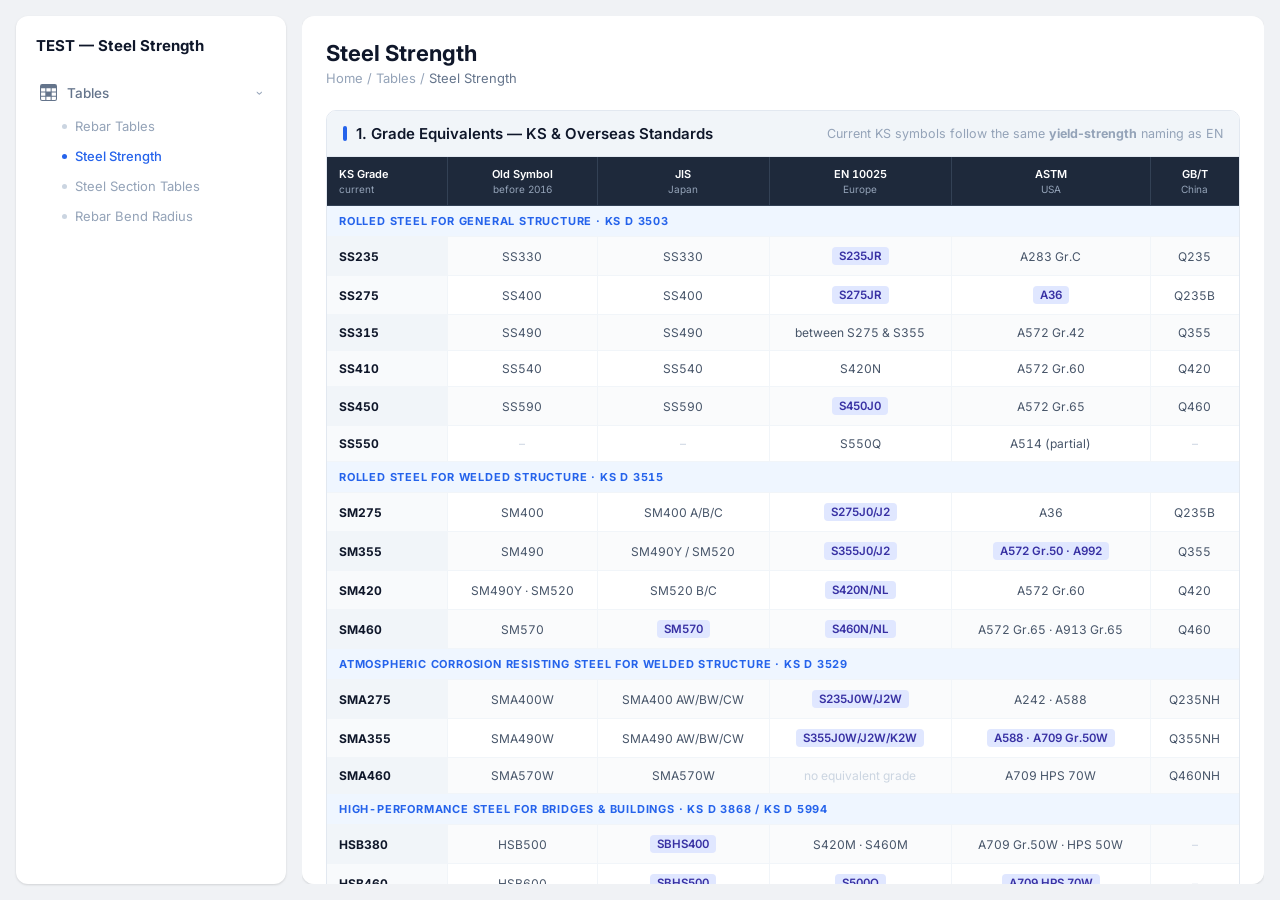
<file: test_steelstrength.html>
<!DOCTYPE html>
<html lang="en">
<head>
<meta charset="UTF-8">
<meta name="viewport" content="width=device-width, initial-scale=1.0">
<title>macroBIM - Steel Strength Test</title>
<link href="https://fonts.googleapis.com/css2?family=Inter:wght@300;400;500;600;700&display=swap" rel="stylesheet">
<style>
/* ──────────────────────────────────────────────────────────────
   test_steelstrength.html
   Tables › Steel Strength — placed between Rebar Tables and
   Steel Section Tables.

   Offline harness. Opens straight from disk — no PHP, no DB, no
   network — which is the one thing the real test page cannot do.
   Use it to eyeball the tables; use the real page for anything
   about navigation or how the styles land in the app.

   layout_body_test.js is the source of truth for this data. The
   copy below is inlined so the file stays standalone, so a change
   to the tables has to be made in both places, or made there and
   copied here. If that stops being worth it, delete this file —
   the page it tests is already in the app.

   Styles are copied from layout_style.css unchanged, except the
   [NEW] block, which is what _STRENGTHCSS() injects at runtime.
   ────────────────────────────────────────────────────────────── */
*{margin:0;padding:0;box-sizing:border-box;}
body{font-family:'Inter',system-ui,-apple-system,'Segoe UI',Roboto,sans-serif;background:#f0f2f5;color:#444;display:flex;height:100vh;overflow:hidden;font-size:14px;padding:16px;gap:16px;}
#sidebar{width:270px;min-width:270px;background:#fff;border-radius:12px;box-shadow:0 1px 3px rgba(0,0,0,.08),0 1px 2px rgba(0,0,0,.06);display:flex;flex-direction:column;overflow-y:auto;overflow-x:hidden;}
#sidebar::-webkit-scrollbar{width:4px;}
#sidebar::-webkit-scrollbar-thumb{background:#ddd;border-radius:4px;}
.sidebar-header{display:flex;align-items:center;gap:12px;padding:20px 20px 16px;}
.logo-info .name{font-size:15px;font-weight:700;color:#0f172a;}
.nav-menu{padding:4px 12px;flex:1;}
.nav-item{display:flex;align-items:center;gap:10px;padding:9px 12px;font-size:13.5px;font-weight:500;color:#64748b;cursor:pointer;border-radius:6px;margin-bottom:1px;text-decoration:none;transition:all .15s;}
.nav-item:hover{background:#f1f5f9;color:#334155;}
.nav-item.active{background:#eff6ff;color:#2563eb;}
.nav-item svg{width:17px;height:17px;flex-shrink:0;}
.nav-item .arrow{margin-left:auto;font-size:11px;color:#94a3b8;transition:transform .2s;}
.nav-item.open .arrow{transform:rotate(90deg);}
.nav-sub{display:none;padding-left:22px;}
.nav-sub.show{display:block;}
.nav-sub a{display:flex;align-items:center;gap:8px;padding:7px 12px;font-size:13px;font-weight:400;color:#94a3b8;text-decoration:none;border-radius:6px;transition:all .15s;position:relative;}
.nav-sub a::before{content:'';width:5px;height:5px;border-radius:50%;background:#cbd5e1;flex-shrink:0;transition:background .15s;}
.nav-sub a:hover{color:#334155;}
.nav-sub a:hover::before{background:#64748b;}
.nav-sub a.active{color:#2563eb;font-weight:500;}
.nav-sub a.active::before{background:#2563eb;}
#main{flex:1;display:flex;flex-direction:column;overflow:hidden;min-width:0;}
.content-wrap{flex:1;overflow-y:auto;background:#fff;border-radius:12px;box-shadow:0 1px 3px rgba(0,0,0,.08),0 1px 2px rgba(0,0,0,.06);padding:24px;}
.content-wrap::-webkit-scrollbar{width:6px;}
.content-wrap::-webkit-scrollbar-thumb{background:#ddd;border-radius:4px;}
.page-view{display:none;}
.page-view.active{display:block;}
.page-heading{font-size:22px;font-weight:700;color:#0f172a;margin-bottom:4px;}
.breadcrumb{font-size:13px;color:#94a3b8;margin-bottom:24px;}
.breadcrumb a{color:#94a3b8;text-decoration:none;}
.breadcrumb a:hover{color:#2563eb;}
.breadcrumb span{color:#64748b;}
.table-card{background:#fff;border-radius:10px;border:1px solid #e2e8f0;margin-bottom:20px;overflow:hidden;}
.table-card-header{display:flex;justify-content:space-between;align-items:center;gap:16px;padding:13px 16px;border-bottom:1px solid #e2e8f0;background:#f1f5f9;}
.table-card-title{font-size:15px;font-weight:600;color:#0f172a;display:flex;align-items:center;}
.table-card-title::before{content:'';display:inline-block;width:4px;height:15px;border-radius:2px;background:#2563eb;margin-right:9px;flex-shrink:0;}
.table-card-desc{font-size:12.5px;color:#94a3b8;text-align:right;}
.steel-table-wrap{overflow-x:auto;}
.steel-table-wrap::-webkit-scrollbar{height:6px;}
.steel-table-wrap::-webkit-scrollbar-thumb{background:#ccc;border-radius:4px;}
.steel-table{width:100%;border-collapse:collapse;font-size:12.5px;font-variant-numeric:tabular-nums;}
.steel-table thead th{background:#1e293b;color:#fff;font-size:11px;font-weight:600;padding:10px 12px;text-align:center;border-right:1px solid #334155;border-bottom:1px solid #334155;white-space:nowrap;}
.steel-table thead th:last-child{border-right:none;}
.steel-table thead th small{display:block;font-size:10px;font-weight:400;color:#94a3b8;margin-top:2px;}
.steel-table tbody td{padding:10px 12px;text-align:center;color:#475569;font-size:12px;border-bottom:1px solid #f1f5f9;border-right:1px solid #f1f5f9;white-space:nowrap;}
.steel-table tbody td:last-child{border-right:none;}
.steel-table tbody td:first-child{font-weight:700;color:#0f172a;background:#f8fafc;position:sticky;left:0;z-index:5;text-align:left;}
.steel-table tbody tr:nth-child(even){background:#fafbfc;}
.steel-table tbody tr:nth-child(even) td:first-child{background:#f1f5f9;}
.steel-table tbody tr{transition:background .12s;}
.steel-table tbody tr:hover{background:#eef2ff !important;}
.steel-table tbody tr:hover td:first-child{background:#e0e7ff !important;}
.steel-table tbody tr:last-child td{border-bottom:none;}
.table-note{font-size:12px;color:#64748b;line-height:1.7;padding:2px 4px;margin-bottom:24px;}
.table-note b{color:#334155;}
.loading-row{text-align:center;padding:40px 20px !important;color:#94a3b8;}

/* ══════════ [NEW] rules this page adds to layout_style.css ══════════ */

/* 1. Grade-category divider row — same colour pair as .nav-item.active */
.steel-table tbody tr.group-row td{background:#eff6ff !important;color:#2563eb;font-size:11px;font-weight:700;letter-spacing:.8px;text-transform:uppercase;text-align:left;padding:8px 12px;border-right:none;position:static;}

/* 2. Effectively-equivalent grade — same colour pair as .qna-badge-reply */
.eq{display:inline-block;padding:2px 7px;border-radius:4px;background:#e0e7ff;color:#3730a3;font-weight:600;font-size:11.5px;}

/* 3. Value not defined */
.na{color:#cbd5e1;}

/* 4. Secondary text inside a cell (thickness limits, old symbols) */
.sub{color:#94a3b8;font-weight:400;}
/* ═══════════════════════════════════════════════════════════════════ */

@media(max-width:900px){
  body{display:block;height:auto;overflow:visible;padding:12px;}
  #sidebar{display:none;}
  .content-wrap{overflow:visible;padding:16px;}
}
</style>
</head>
<body>

<nav id="sidebar">
  <div class="sidebar-header"><div class="logo-info"><div class="name">TEST &mdash; Steel Strength</div></div></div>
  <div class="nav-menu">
    <a class="nav-item open" href="#"><svg viewBox="0 0 16 16" fill="currentColor"><path d="M0 2a2 2 0 0 1 2-2h12a2 2 0 0 1 2 2v12a2 2 0 0 1-2 2H2a2 2 0 0 1-2-2V2zm15 2h-4v3h4V4zm0 4h-4v3h4V8zm0 4h-4v3h3a1 1 0 0 0 1-1v-2zm-5 3v-3H6v3h4zm-5 0v-3H1v2a1 1 0 0 0 1 1h3zm-4-4h4V8H1v3zm0-4h4V4H1v3zm5-3v3h4V4H6z"/></svg> Tables <span class="arrow">&#8250;</span></a>
    <div class="nav-sub show" id="tables-sub">
      <a href="#" data-page="rebar">Rebar Tables</a>
      <a href="#" data-page="strength" class="active">Steel Strength</a>
      <a href="#" data-page="steel">Steel Section Tables</a>
      <a href="#" data-page="bendradius">Rebar Bend Radius</a>
    </div>
  </div>
</nav>

<div id="main">
<div class="content-wrap">

  <!-- placeholder pages, so the new item can be seen in its slot -->
  <div class="page-view" id="page-rebar">
    <h1 class="page-heading">Rebar Specification Tables</h1>
    <div class="breadcrumb"><a href="#">Home</a> / <a href="#">Tables</a> / <span>Rebar Tables</span></div>
    <div class="table-card"><div class="table-card-header"><div class="table-card-title">Existing page</div><div class="table-card-desc">unchanged</div></div>
      <div style="padding:40px 20px;text-align:center;color:#94a3b8;font-size:13px;">Not part of this test page.</div></div>
  </div>

  <div class="page-view active" id="page-strength">
    <h1 class="page-heading">Steel Strength</h1>
    <div class="breadcrumb"><a href="#">Home</a> / <a href="#">Tables</a> / <span>Steel Strength</span></div>
    <div id="strength-mount">
      <div class="table-card"><div class="loading-row">Loading&hellip;</div></div>
    </div>
  </div>

  <div class="page-view" id="page-steel">
    <h1 class="page-heading">Section Properties</h1>
    <div class="breadcrumb"><a href="#">Home</a> / <a href="#">Tables</a> / <span>Steel Section</span></div>
    <div class="table-card"><div class="table-card-header"><div class="table-card-title">Existing page</div><div class="table-card-desc">unchanged</div></div>
      <div style="padding:40px 20px;text-align:center;color:#94a3b8;font-size:13px;">Not part of this test page.</div></div>
  </div>

  <div class="page-view" id="page-bendradius">
    <h1 class="page-heading">Rebar Bend Radius</h1>
    <div class="breadcrumb"><a href="#">Home</a> / <a href="#">Tables</a> / <span>Bend Radius</span></div>
    <div class="table-card"><div class="table-card-header"><div class="table-card-title">Existing page</div><div class="table-card-desc">unchanged</div></div>
      <div style="padding:40px 20px;text-align:center;color:#94a3b8;font-size:13px;">Not part of this test page.</div></div>
  </div>

</div>
</div>

<!-- ══════════════════ mod_strength.js (inlined for the test) ══════════════════
     Same shape as mod_rebar.js. A '*' prefix marks a grade whose Fy and Fu are
     effectively identical to the KS grade on that row; '-' means not defined.
     ═════════════════════════════════════════════════════════════════════════ -->
<script>
var mod_strength = new function(){

  /* ── 1. Grade equivalents ── */
  var equiv = [
    {group:'Rolled Steel for General Structure &middot; KS D 3503'},
    {ks:'SS235', old:'SS330', jis:'SS330', en:'*S235JR', astm:'A283 Gr.C', gb:'Q235'},
    {ks:'SS275', old:'SS400', jis:'SS400', en:'*S275JR', astm:'*A36', gb:'Q235B'},
    {ks:'SS315', old:'SS490', jis:'SS490', en:'between S275 &amp; S355', astm:'A572 Gr.42', gb:'Q355'},
    {ks:'SS410', old:'SS540', jis:'SS540', en:'S420N', astm:'A572 Gr.60', gb:'Q420'},
    {ks:'SS450', old:'SS590', jis:'SS590', en:'*S450J0', astm:'A572 Gr.65', gb:'Q460'},
    {ks:'SS550', old:'-', jis:'-', en:'S550Q', astm:'A514 (partial)', gb:'-'},

    {group:'Rolled Steel for Welded Structure &middot; KS D 3515'},
    {ks:'SM275', old:'SM400', jis:'SM400 A/B/C', en:'*S275J0/J2', astm:'A36', gb:'Q235B'},
    {ks:'SM355', old:'SM490', jis:'SM490Y / SM520', en:'*S355J0/J2', astm:'*A572 Gr.50 &middot; A992', gb:'Q355'},
    {ks:'SM420', old:'SM490Y &middot; SM520', jis:'SM520 B/C', en:'*S420N/NL', astm:'A572 Gr.60', gb:'Q420'},
    {ks:'SM460', old:'SM570', jis:'*SM570', en:'*S460N/NL', astm:'A572 Gr.65 &middot; A913 Gr.65', gb:'Q460'},

    {group:'Atmospheric Corrosion Resisting Steel for Welded Structure &middot; KS D 3529'},
    {ks:'SMA275', old:'SMA400W', jis:'SMA400 AW/BW/CW', en:'*S235J0W/J2W', astm:'A242 &middot; A588', gb:'Q235NH'},
    {ks:'SMA355', old:'SMA490W', jis:'SMA490 AW/BW/CW', en:'*S355J0W/J2W/K2W', astm:'*A588 &middot; A709 Gr.50W', gb:'Q355NH'},
    {ks:'SMA460', old:'SMA570W', jis:'SMA570W', en:'-no equivalent grade', astm:'A709 HPS 70W', gb:'Q460NH'},

    {group:'High-Performance Steel for Bridges &amp; Buildings &middot; KS D 3868 / KS D 5994'},
    {ks:'HSB380', old:'HSB500', jis:'*SBHS400', en:'S420M &middot; S460M', astm:'A709 Gr.50W &middot; HPS 50W', gb:'-'},
    {ks:'HSB460', old:'HSB600', jis:'*SBHS500', en:'*S500Q', astm:'*A709 HPS 70W', gb:'-'},
    {ks:'HSB690', old:'HSB800', jis:'*SBHS700', en:'*S690Q', astm:'*A709 HPS 100W &middot; A514', gb:'Q690'},
    {ks:'HSA650', old:'HSA800', jis:'-Korea-developed', en:'S620Q ~ S690Q', astm:'A514 (approx.)', gb:'-'},

    {group:'Thermo-Mechanical Control Process (TMCP)'},
    {ks:'SM275-TMC', old:'SM400-TMC', jis:'SM400-TMC', en:'*S275M/ML', astm:'-', gb:'-'},
    {ks:'SM355-TMC', old:'SM490-TMC', jis:'SM490-TMC', en:'*S355M/ML', astm:'-', gb:'-'},
    {ks:'SM420-TMC', old:'SM520-TMC', jis:'SM520-TMC', en:'*S420M/ML', astm:'-', gb:'-'},
    {ks:'SM460-TMC', old:'SM570-TMC', jis:'SM570-TMC', en:'*S460M/ML', astm:'-', gb:'-'}
  ];

  /* ── 2. KDS 14 31 05 Table 3.4-1 ──
         fy : five thickness bands  [ t<=16, 16-40, 40-75, 75-100, t>100 ]
         fy1: single value, no reduction for thickness              */
  var kds = [
    {g:'SS235',                          fy:[235,225,205,205,195], fu:330},
    {g:'SS275',                          fy:[275,265,245,245,235], fu:410},
    {g:'SM275 &middot; SMA275<sup>1)</sup>', fy:[275,265,255,245,235], fu:410},
    {g:'SS315',                          fy:[315,305,295,295,275], fu:490},
    {g:'SM355 &middot; SMA355<sup>1)</sup>', fy:[355,345,335,325,305], fu:490},
    {g:'SS410',                          fy:[410,400,'-','-','-'], fu:540},
    {g:'SM420',                          fy:[420,410,400,390,380], fu:520},
    {g:'SS450',                          fy:[450,440,'-','-','-'], fu:590},
    {g:'SM460<sup>2)</sup> &middot; SMA460<sup>3)</sup>', fy:[460,450,430,420,'-'], fu:570},
    {g:'SS550',                          fy:[550,540,'-','-','-'], fu:690},

    {group:'No thickness reduction — High-Performance &amp; TMCP steels'},
    {g:'HSB380 &middot; HSM380<sup>4)</sup>', fy1:380, note:'(HSB: t &le; 100mm)', fu:500},
    {g:'HSB460',                              fy1:460, note:'(t &le; 100mm)',     fu:600},
    {g:'HSB690<sup>5)</sup>',                 fy1:690, note:'(t &le; 80mm)',      fu:800},
    {g:'HSA650<sup>5)</sup>',                 fy1:650, note:'(t &le; 80mm)',      fu:800},
    {g:'SM275-TMC<sup>6)</sup>',              fy1:275, fu:410},
    {g:'SM355-TMC<sup>6)</sup>',              fy1:355, fu:490},
    {g:'SM420-TMC<sup>6)</sup>',              fy1:420, fu:520},
    {g:'SM460-TMC<sup>6)</sup>',              fy1:460, fu:570}
  ];

  /* ── 3. EN 1993-1-1 Table 3.1 —  fy / fu : [ t<=40, 40<t<=80 ] ── */
  var en = [
    {group:'EN 10025-2 &nbsp;— Non-alloy structural steels'},
    {g:'S235', fy:[235,215], fu:[360,360], ks:'&#8776; SS235'},
    {g:'S275', fy:[275,255], fu:[430,410], ks:'&#8776; SS275 &middot; SM275'},
    {g:'S355', fy:[355,335], fu:[490,470], ks:'&#8776; SM355'},
    {g:'S450', fy:[440,410], fu:[550,550], ks:'&#8776; SS450'},
    {group:'EN 10025-3 &nbsp;— Normalized (N / NL)'},
    {g:'S275 N/NL', fy:[275,255], fu:[390,370], ks:'&#8776; SM275'},
    {g:'S355 N/NL', fy:[355,335], fu:[490,470], ks:'&#8776; SM355'},
    {g:'S420 N/NL', fy:[420,390], fu:[520,520], ks:'&#8776; SM420'},
    {g:'S460 N/NL', fy:[460,430], fu:[540,540], ks:'&#8776; SM460'},
    {group:'EN 10025-4 &nbsp;— Thermomechanical rolled (M / ML) = TMCP'},
    {g:'S275 M/ML', fy:[275,255], fu:[370,360], ks:'&#8776; SM275-TMC'},
    {g:'S355 M/ML', fy:[355,335], fu:[470,450], ks:'&#8776; SM355-TMC'},
    {g:'S420 M/ML', fy:[420,390], fu:[520,500], ks:'&#8776; SM420-TMC'},
    {g:'S460 M/ML', fy:[460,430], fu:[540,530], ks:'&#8776; SM460-TMC'},
    {group:'EN 10025-5 / -6 &nbsp;— Weathering (W) &middot; Quenched &amp; tempered (Q)'},
    {g:'S235 W', fy:[235,215], fu:[360,340], ks:'&#8776; SMA275'},
    {g:'S355 W', fy:[355,335], fu:[490,490], ks:'&#8776; SMA355'},
    {g:'S460 Q/QL/QL1', fy:[460,440], fu:[570,550], ks:'&#8776; SM460'}
  ];

  /* ── 4. ASTM / AISC 360 ── */
  var astm = [
    {group:'Buildings &amp; general plate'},
    {g:'A36',                  fyk:'36',          fuk:'58&ndash;80',  fym:'250',             fum:'400&ndash;550', use:'Plate &amp; shapes, general &nbsp;&#8776; SS275'},
    {g:'A572 Gr.42',           fyk:'42',          fuk:'60',           fym:'290',             fum:'415',           use:'&#8776; SS315'},
    {g:'A572 Gr.50',           fyk:'50',          fuk:'65',           fym:'345',             fum:'450',           use:'Most common &nbsp;&#8776; SM355'},
    {g:'A572 Gr.55',           fyk:'55',          fuk:'70',           fym:'380',             fum:'485',           use:''},
    {g:'A572 Gr.60',           fyk:'60',          fuk:'75',           fym:'415',             fum:'520',           use:'t &le; 32mm &nbsp;&#8776; SM420'},
    {g:'A572 Gr.65',           fyk:'65',          fuk:'80',           fym:'450',             fum:'550',           use:'t &le; 32mm &nbsp;&#8776; SM460'},
    {g:'A992',                 fyk:'50&ndash;65', fuk:'&ge; 65',      fym:'345&ndash;450',   fum:'450',           use:'W-shapes only &nbsp;&#8776; SM355'},
    {g:'A529 Gr.50 / 55',      fyk:'50 / 55',     fuk:'65&ndash;100', fym:'345 / 380',       fum:'450&ndash;620', use:''},
    {g:'A913 Gr.50/60/65/70',  fyk:'50/60/65/70', fuk:'65/75/80/90',  fym:'345/415/450/485', fum:'450/520/550/620', use:'QST shapes'},
    {group:'Bridges &middot; weathering &middot; quenched and tempered'},
    {g:'A588',                 fyk:'50',  fuk:'70',            fym:'345', fum:'485',           use:'Weathering &nbsp;&#8776; SMA355'},
    {g:'A709 Gr.50W',          fyk:'50',  fuk:'70',            fym:'345', fum:'485',           use:'Bridge weathering &nbsp;&#8776; SMA355'},
    {g:'A709 HPS 70W',         fyk:'70',  fuk:'85&ndash;110',  fym:'485', fum:'585&ndash;760', use:'Bridge high-performance &nbsp;&#8776; HSB460'},
    {g:'A709 HPS 100W',        fyk:'100', fuk:'110&ndash;130', fym:'690', fum:'760&ndash;895', use:'Bridge high-performance &nbsp;&#8776; HSB690'},
    {g:'A514',                 fyk:'100', fuk:'110&ndash;130', fym:'690', fum:'760&ndash;895', use:'t &le; 65mm &nbsp;&#8776; HSB690'}
  ];

  /* ── 5. JIS — fy : four thickness bands [ t<=16, 16-40, 40-75, 75-100 ] ── */
  var jis = [
    {group:'JIS G3101 &middot; G3106 — General &amp; welded structure'},
    {g:'SS400',       fy:[245,235,215,215], fu:'400&ndash;510', ks:'SS275 <span class="na">(lower F<sub>y</sub>)</span>'},
    {g:'SS490',       fy:[285,275,255,245], fu:'490&ndash;610', ks:'SS315 <span class="na">(lower F<sub>y</sub>)</span>'},
    {g:'SM400 A/B/C', fy:[245,235,215,215], fu:'400&ndash;510', ks:'SM275 <span class="na">(lower F<sub>y</sub>)</span>'},
    {g:'SM490 A/B/C', fy:[325,315,295,295], fu:'490&ndash;610', ks:'<span class="na">not SM355</span>'},
    {g:'SM490Y A/B',  fy:[365,355,335,325], fu:'490&ndash;610', ks:'*SM355'},
    {g:'SM520 B/C',   fy:[365,355,335,325], fu:'520&ndash;640', ks:'*SM355'},
    {g:'SM570',       fy:[460,450,430,420], fu:'570&ndash;720', ks:'*SM460'},
    {group:'JIS G3114 — Weathering'},
    {g:'SMA400 W',    fy:[245,235,215,215], fu:'400&ndash;540', ks:'SMA275 <span class="na">(lower F<sub>y</sub>)</span>'},
    {g:'SMA490 W',    fy:[365,355,335,325], fu:'490&ndash;610', ks:'*SMA355'},
    {g:'SMA570 W',    fy:[460,450,430,420], fu:'570&ndash;720', ks:'*SMA460'},
    {group:'JIS G3140 — Higher yield strength plates for bridges (SBHS, no thickness reduction)'},
    {g:'SBHS400',     fy1:400, note:'(t &le; 100)', fu:'&ge; 490', ks:'HSB380'},
    {g:'SBHS500',     fy1:500, note:'(t &le; 100)', fu:'&ge; 570', ks:'HSB460'},
    {g:'SBHS700',     fy1:700, note:'(t &le; 75)',  fu:'&ge; 780', ks:'*HSB690'}
  ];

  /* ── 6. GB/T 1591 ── */
  var gb = [
    {g:'Q235B', fy:235, fu:'370&ndash;500', ks:'SS235 &middot; SM275', en:'S235'},
    {g:'Q355 <span class="sub">(formerly Q345)</span>', fy:355, fu:'470&ndash;630', ks:'SM355', en:'S355'},
    {g:'Q390', fy:390, fu:'490&ndash;650', ks:'-', en:'-'},
    {g:'Q420', fy:420, fu:'520&ndash;680', ks:'SM420', en:'S420'},
    {g:'Q460', fy:460, fu:'550&ndash;720', ks:'SM460', en:'S460'}
  ];

  /* ── 7. Cross-standard cautions ── */
  var caution = [
    {item:'F<sub>y</sub> thickness bands', kds:'5 bands<br><span class="sub">16 / 40 / 75 / 100 / over</span>', en:'2 bands<br><span class="sub">40 / 80</span>', astm:'no reduction', jis:'5 bands<br><span class="sub">same as KDS</span>'},
    {item:'How F<sub>u</sub> is specified', kds:'single minimum', en:'single design value', astm:'range (min&ndash;max)', jis:'range (min&ndash;max)'},
    {item:'Modulus of elasticity E', kds:'210,000 MPa', en:'210,000 MPa', astm:'200,000 MPa<br><span class="sub">29,000 ksi</span>', jis:'205,000 MPa'},
    {item:'Naming basis', kds:'yield strength<br><span class="sub">revised 2016&ndash;2018</span>', en:'yield strength', astm:'ksi grade', jis:'tensile strength'}
  ];

  this.get_EQUIV   = function(){ return equiv; };
  this.get_KDS     = function(){ return kds; };
  this.get_EN      = function(){ return en; };
  this.get_ASTM    = function(){ return astm; };
  this.get_JIS     = function(){ return jis; };
  this.get_GB      = function(){ return gb; };
  this.get_CAUTION = function(){ return caution; };

};
</script>

<!-- ══════════════════ page renderer ══════════════════ -->
<script>
/* '*' → equivalent-grade badge, '-' → not defined, '-text' → muted text */
function fmt(v) {
  if (v === undefined || v === null || v === '' || v === '-') return '<span class="na">&ndash;</span>';
  v = String(v);
  if (v.charAt(0) === '*') return '<span class="eq">' + v.slice(1) + '</span>';
  if (v.charAt(0) === '-') return '<span class="na">' + v.slice(1) + '</span>';
  return v;
}
function tds(vals) {
  var out = '';
  for (var i = 0; i < vals.length; i++) out += '<td>' + fmt(vals[i]) + '</td>';
  return out;
}
function card(title, desc, minw, thead, tbody) {
  return '<div class="table-card">'
       +   '<div class="table-card-header">'
       +     '<div class="table-card-title">' + title + '</div>'
       +     '<div class="table-card-desc">' + desc + '</div>'
       +   '</div>'
       +   '<div class="steel-table-wrap">'
       +     '<table class="steel-table" style="min-width:' + minw + 'px;">'
       +       '<thead>' + thead + '</thead><tbody>' + tbody + '</tbody>'
       +     '</table>'
       +   '</div>'
       + '</div>';
}
/* one <tr> per record; a record carrying .group becomes a full-width divider */
function rows(data, ncol, rowFn) {
  var out = '';
  for (var i = 0; i < data.length; i++) {
    var r = data[i];
    if (r.group) out += '<tr class="group-row"><td colspan="' + ncol + '">' + r.group + '</td></tr>';
    else out += '<tr>' + rowFn(r) + '</tr>';
  }
  return out;
}
/* a banded Fy row, or a single Fy spanning every band when there is no reduction */
function fyCells(r, bands) {
  if (r.fy) return tds(r.fy);
  return '<td colspan="' + bands + '">' + r.fy1
       + (r.note ? ' <span class="sub">' + r.note + '</span>' : '') + '</td>';
}
function note(html) { return '<div class="table-note">' + html + '</div>'; }

function loadStrengthTables() {
  var m = mod_strength, h = '';

  /* 1. Grade equivalents */
  h += card('1. Grade Equivalents &mdash; KS &amp; Overseas Standards',
        'Current KS symbols follow the same <b>yield-strength</b> naming as EN', 880,
        '<tr><th style="text-align:left;">KS Grade<small>current</small></th>'
      + '<th>Old Symbol<small>before 2016</small></th><th>JIS<small>Japan</small></th>'
      + '<th>EN 10025<small>Europe</small></th><th>ASTM<small>USA</small></th>'
      + '<th>GB/T<small>China</small></th></tr>',
        rows(m.get_EQUIV(), 6, function(r){
          return '<td>' + r.ks + '</td>' + tds([r.old, r.jis, r.en, r.astm, r.gb]);
        }));

  h += note('&bull; A <span class="eq">shaded</span> entry has essentially the <b>same</b> yield and tensile strength. All others are approximate &mdash; verify the design values directly.<br>'
      + '&bull; <b>A matching JIS name does not mean a matching value.</b> Current KS SM355 (F<sub>y</sub> 355) corresponds to <b>JIS SM490Y / SM520</b> (F<sub>y</sub> 355), <b>not</b> JIS SM490 (F<sub>y</sub> 325). This is the most common error when substituting legacy material or sourcing overseas.<br>'
      + '&bull; The 2016&ndash;2018 KS revision changed grade naming from <b>tensile strength to yield strength</b> (SS400 &rarr; SS275) &mdash; the same system EN 10025 uses for S355.');

  /* 2. KDS */
  h += card('2. KDS 14 31 05 (Table 3.4-1) &mdash; Korea',
        '<b>Five</b> thickness bands &middot; MPa', 860,
        '<tr><th rowspan="2" style="text-align:left;">Designation</th>'
      + '<th colspan="5">F<sub>y</sub> &mdash; Yield Strength<small>Plate Thickness (mm)</small></th>'
      + '<th rowspan="2">F<sub>u</sub><small>Tensile Strength</small></th></tr>'
      + '<tr><th>t &le; 16</th><th>16 &lt; t<br>&le; 40</th><th>40 &lt; t<br>&le; 75</th>'
      + '<th>75 &lt; t<br>&le; 100</th><th>t &gt; 100</th></tr>',
        rows(m.get_KDS(), 7, function(r){
          return '<td>' + r.g + '</td>' + fyCells(r, 5) + '<td>' + r.fu + '</td>';
        }));

  h += note('Note 1) SMA275CW, CP &middot; SMA355CW, CP &mdash; applicable thickness 100mm or less &nbsp;&bull;&nbsp;'
      + 'Note 2) SM460B, C &mdash; plates up to 150mm may be produced by agreement between purchaser and manufacturer &nbsp;&bull;&nbsp;'
      + 'Note 3) SMA460W, P &mdash; applicable thickness 100mm or less<br>'
      + 'Note 4) HSM380 &mdash; applicable thickness 40mm or less &nbsp;&bull;&nbsp;'
      + 'Note 5) HSA650, HSB690 &mdash; applicable thickness 80mm or less &nbsp;&bull;&nbsp;'
      + 'Note 6) For thermo-mechanical controlled (TMC) steel, the base value (yield strength for t &le; 16mm) applies with no reduction for thickness. TMC steel used in steel building structures: applicable thickness 80mm or less.');

  /* 3. EN */
  h += card('3. EN 1993-1-1 Table 3.1 &mdash; Eurocode 3',
        'Only <b>two</b> thickness bands defined &middot; MPa', 740,
        '<tr><th rowspan="2" style="text-align:left;">Designation</th>'
      + '<th colspan="2">f<sub>y</sub> &mdash; Yield Strength</th>'
      + '<th colspan="2">f<sub>u</sub> &mdash; Tensile Strength</th>'
      + '<th rowspan="2">KS Equivalent</th></tr>'
      + '<tr><th>t &le; 40</th><th>40 &lt; t &le; 80</th><th>t &le; 40</th><th>40 &lt; t &le; 80</th></tr>',
        rows(m.get_EN(), 6, function(r){
          return '<td>' + r.g + '</td>' + tds([r.fy[0], r.fy[1], r.fu[0], r.fu[1], r.ks]);
        }));

  /* 4. ASTM */
  h += card('4. ASTM / AISC 360 &mdash; USA',
        '<b>No</b> reduction for thickness &middot; graded in ksi', 820,
        '<tr><th rowspan="2" style="text-align:left;">Designation</th>'
      + '<th colspan="2">Original (ksi)</th><th colspan="2">Converted (MPa)</th>'
      + '<th rowspan="2">Use &amp; KS Equivalent</th></tr>'
      + '<tr><th>F<sub>y</sub></th><th>F<sub>u</sub></th><th>F<sub>y</sub></th><th>F<sub>u</sub></th></tr>',
        rows(m.get_ASTM(), 6, function(r){
          return '<td>' + r.g + '</td><td>' + r.fyk + '</td><td>' + r.fuk + '</td>'
               + '<td>' + r.fym + '</td><td>' + r.fum + '</td><td>' + (r.use || '') + '</td>';
        }));

  /* 5. JIS */
  h += card('5. JIS &mdash; Japan',
        '<b>Tensile-strength</b> naming, same as legacy KS &middot; MPa', 820,
        '<tr><th rowspan="2" style="text-align:left;">Designation</th>'
      + '<th colspan="4">F<sub>y</sub> &mdash; Yield Point<small>Plate Thickness (mm)</small></th>'
      + '<th rowspan="2">F<sub>u</sub><small>Tensile Strength</small></th>'
      + '<th rowspan="2">Current KS Equivalent</th></tr>'
      + '<tr><th>t &le; 16</th><th>16&ndash;40</th><th>40&ndash;75</th><th>75&ndash;100</th></tr>',
        rows(m.get_JIS(), 7, function(r){
          return '<td>' + r.g + '</td>' + fyCells(r, 4)
               + '<td>' + r.fu + '</td><td>' + fmt(r.ks) + '</td>';
        }));

  /* 6. GB */
  h += card('6. GB/T 1591 &mdash; China (reference)',
        'Follows EN &middot; yield-strength naming &middot; MPa', 600,
        '<tr><th style="text-align:left;">Designation</th>'
      + '<th>F<sub>y</sub><small>t &le; 16</small></th><th>F<sub>u</sub></th>'
      + '<th>KS Equivalent</th><th>EN Equivalent</th></tr>',
        rows(m.get_GB(), 5, function(r){
          return '<td>' + r.g + '</td>' + tds([r.fy, r.fu, r.ks, r.en]);
        }));

  /* 7. Cautions */
  h += card('Before Substituting Across Standards',
        'A matching grade name is not a matching design value', 720,
        '<tr><th style="text-align:left;">Item</th><th>KDS 14 31 05</th>'
      + '<th>EN 1993-1-1</th><th>AISC 360</th><th>JIS</th></tr>',
        rows(m.get_CAUTION(), 5, function(r){
          return '<td>' + r.item + '</td><td>' + r.kds + '</td><td>' + r.en + '</td>'
               + '<td>' + r.astm + '</td><td>' + r.jis + '</td>';
        }));

  h += note('&bull; <b>Equivalence depends on thickness.</b> At t = 60mm, KS SM355 = 335 and EN S355 = 335 happen to agree; at t = 90mm, KS gives 325 while EN Table 3.1 is outside its defined range. Compare <b>design values at the actual member thickness</b>, not grade names.<br>'
      + '&bull; <b>E differs by 5%.</b> AISC (200,000) against KDS/EN (210,000) shows up directly in buckling and deflection checks.<br>'
      + '&bull; For steels whose yield and tensile strengths are not defined in Table 3.4-1, use the material strength values given in the relevant KS standard listed in Table 3.1-1.');

  document.getElementById('strength-mount').innerHTML = h;
}

/* ── page switching (same contract as layout_body.js showPage) ── */
function showPage(pageId) {
  document.querySelectorAll('.page-view').forEach(function(p){ p.classList.remove('active'); });
  var t = document.getElementById('page-' + pageId);
  if (t) t.classList.add('active');
  document.querySelectorAll('.nav-sub a').forEach(function(s){ s.classList.remove('active'); });
  var sb = document.querySelector('.nav-sub a[data-page="' + pageId + '"]');
  if (sb) sb.classList.add('active');

  if (pageId === 'strength' && !window._strengthLoaded) {
    loadStrengthTables();
    window._strengthLoaded = true;
  }
}

document.querySelectorAll('.nav-sub a[data-page]').forEach(function(el){
  el.addEventListener('click', function(e){
    e.preventDefault();
    showPage(this.getAttribute('data-page'));
  });
});

showPage('strength');
</script>

</body>
</html>
</file>
